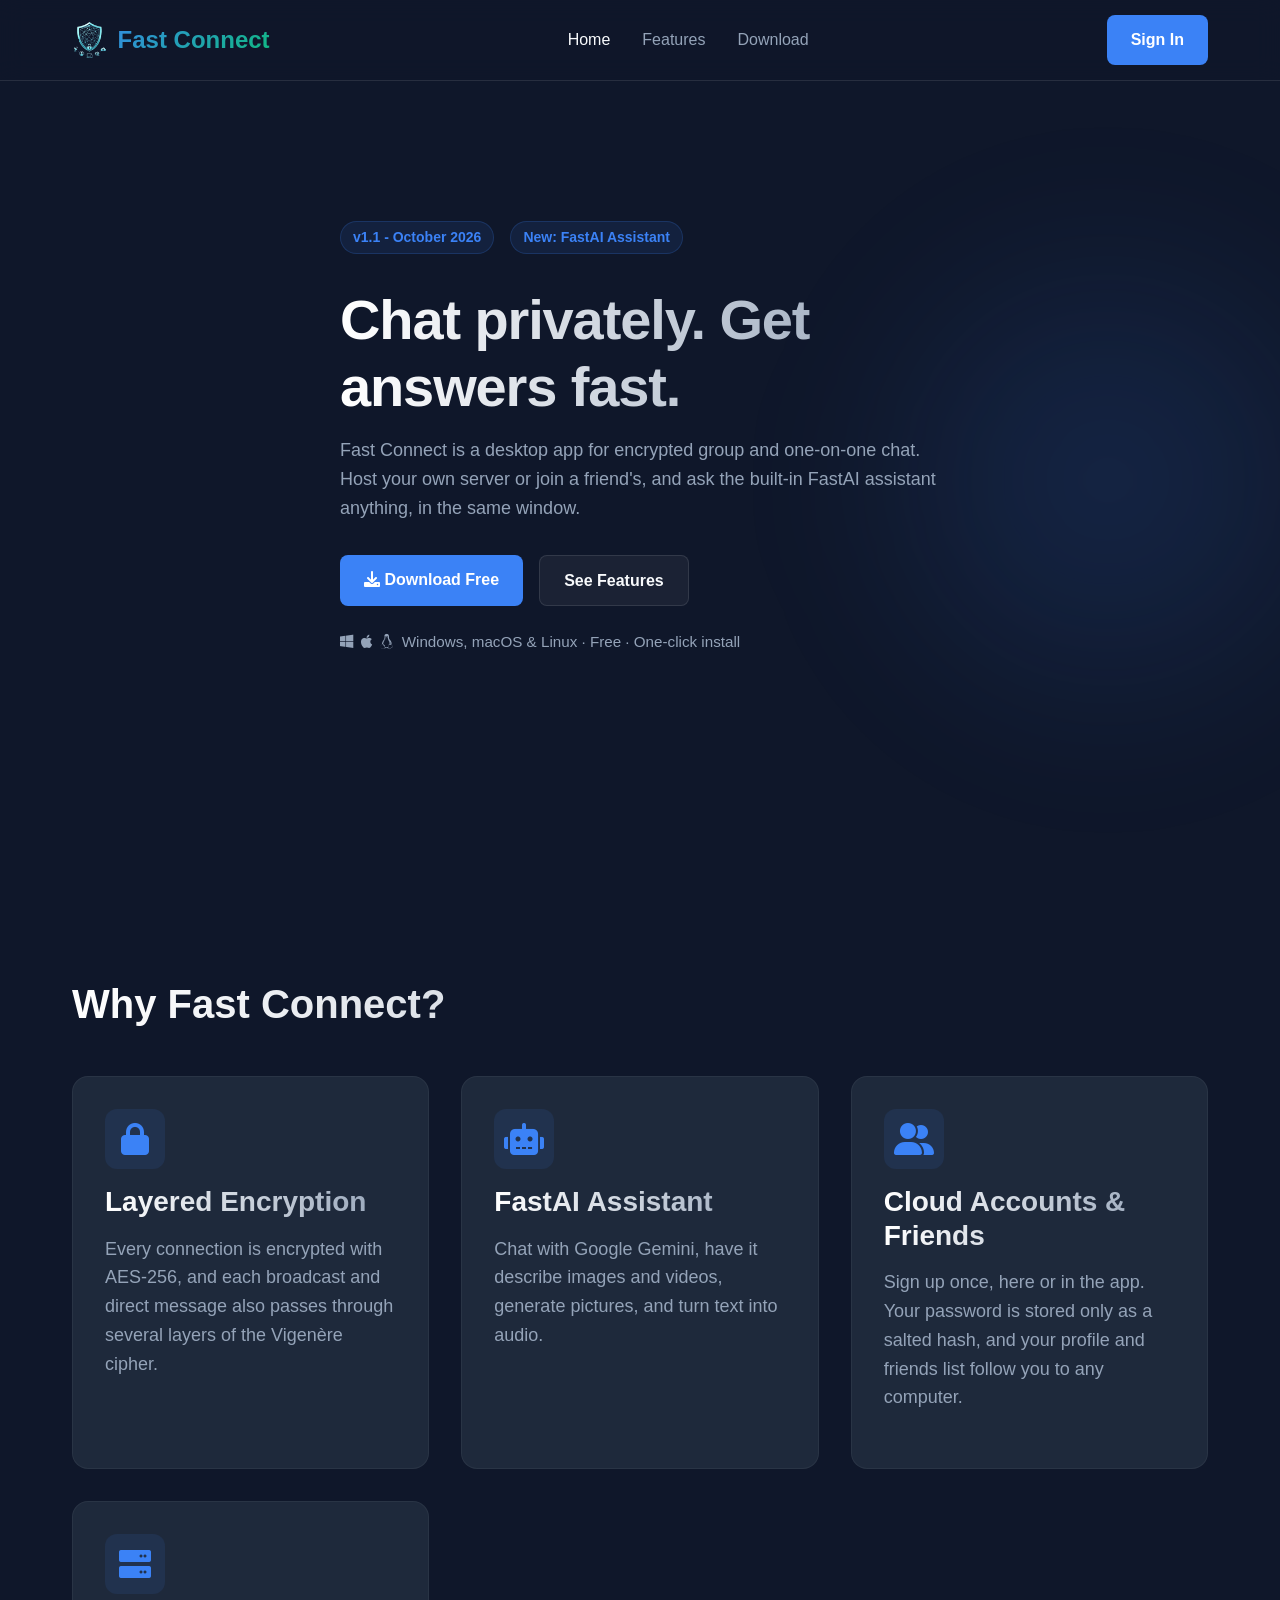
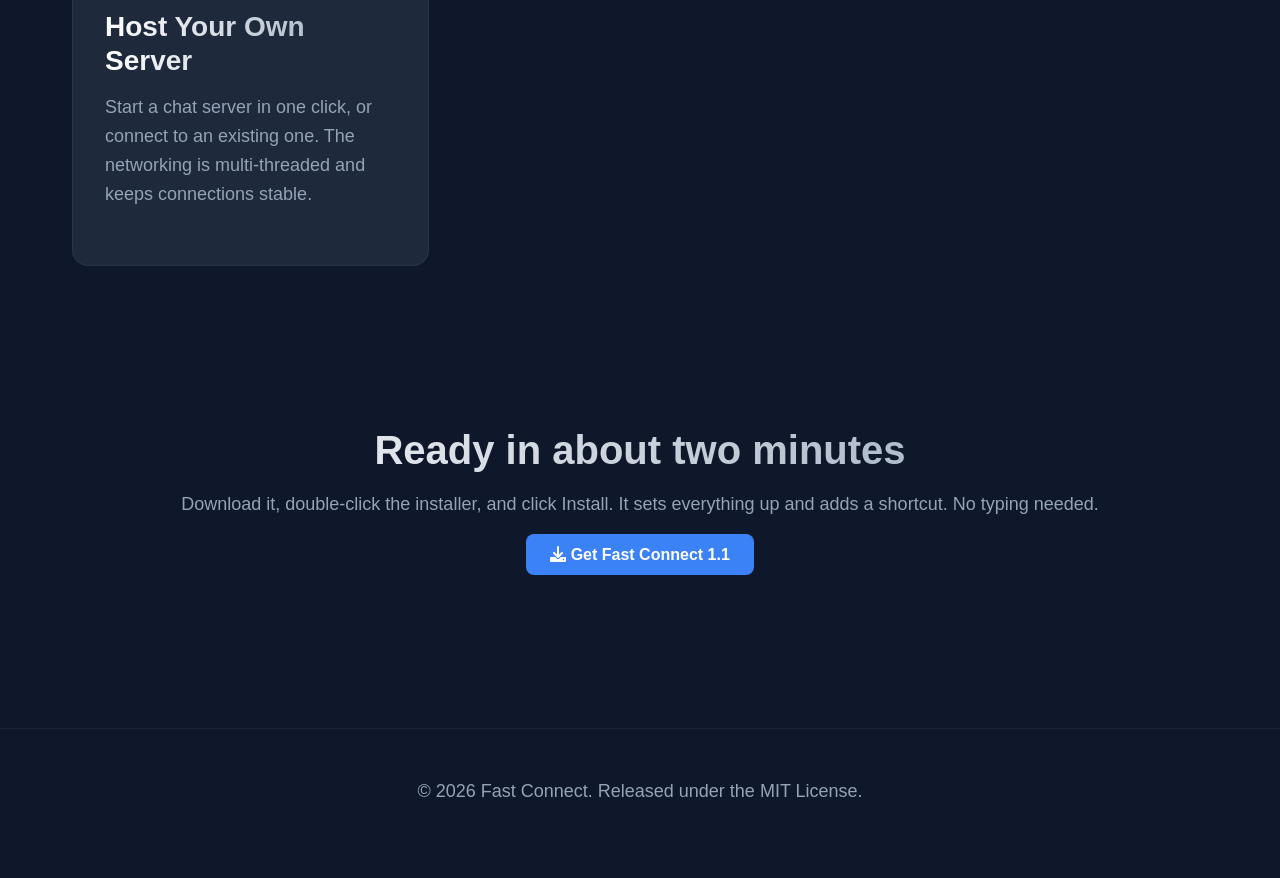
<file: index.html>
<!DOCTYPE html>
<html lang="en">

<head>
    <meta charset="UTF-8">
    <meta name="viewport" content="width=device-width, initial-scale=1.0">
    <meta http-equiv="Content-Security-Policy" content="default-src 'self'; script-src 'self'; style-src 'self' 'unsafe-inline' https://fonts.googleapis.com https://cdnjs.cloudflare.com; font-src https://fonts.gstatic.com https://cdnjs.cloudflare.com; img-src 'self' data:; connect-src 'self' https://script.google.com https://script.googleusercontent.com; object-src 'none'; base-uri 'self'; form-action 'self'">
    <meta name="referrer" content="no-referrer">
    <title>Fast Connect - Encrypted Chat with an AI Assistant</title>
    <link rel="icon" type="image/png" href="favicon.png">
    <link rel="apple-touch-icon" href="apple-touch-icon.png">
    <meta name="description" content="Fast Connect is a free desktop app for encrypted group and private chat, with the built-in FastAI assistant.">
    <link rel="stylesheet" href="style.css">
    <link href="https://fonts.googleapis.com/css2?family=Inter:wght@400;500;600;700;800&display=swap" rel="stylesheet">
    <link rel="stylesheet" href="https://cdnjs.cloudflare.com/ajax/libs/font-awesome/6.0.0/css/all.min.css"
        integrity="sha512-9usAa10IRO0HhonpyAIVpjrylPvoDwiPUiKdWk5t3PyolY1cOd4DSE0Ga+ri4AuTroPR5aQvXU9xC6qOPnzFeg=="
        crossorigin="anonymous" referrerpolicy="no-referrer">
</head>

<body>
    <header>
        <div class="container">
            <nav>
                <a href="index.html" class="logo"><img src="favicon.png" alt="">Fast Connect</a>
                <div class="nav-links">
                    <a href="index.html" class="active">Home</a>
                    <a href="features.html">Features</a>
                    <a href="download.html">Download</a>
                </div>
                <a href="login.html" class="cta-button" id="navAuthButton">Sign In</a>
            </nav>
        </div>
    </header>

    <main>
        <section class="hero">
            <div class="container">
                <div class="hero-content">
                    <div class="hero-badges">
                        <span class="badge">v1.1 - October 2026</span>
                        <span class="badge">New: FastAI Assistant</span>
                    </div>
                    <h1>Chat privately. Get answers fast.</h1>
                    <p>Fast Connect is a desktop app for encrypted group and one-on-one chat. Host your own server
                        or join a friend's, and ask the built-in FastAI assistant anything, in the same window.</p>
                    <div class="hero-buttons">
                        <a href="download.html" class="cta-button"><i class="fas fa-download"></i> Download Free</a>
                        <a href="features.html" class="secondary-button">See Features</a>
                    </div>
                    <p class="hero-note"><i class="fab fa-windows"></i> <i class="fab fa-apple"></i>
                        <i class="fab fa-linux"></i> Windows, macOS &amp; Linux &middot; Free &middot; One-click install</p>
                </div>
            </div>
        </section>

        <section class="features">
            <div class="container">
                <h2>Why Fast Connect?</h2>
                <div class="features-grid">
                    <div class="feature-card">
                        <div class="feature-icon"><i class="fas fa-lock"></i></div>
                        <h3>Layered Encryption</h3>
                        <p>Every connection is encrypted with AES-256, and each broadcast and direct message also
                            passes through several layers of the Vigenère cipher.</p>
                    </div>
                    <div class="feature-card">
                        <div class="feature-icon"><i class="fas fa-robot"></i></div>
                        <h3>FastAI Assistant</h3>
                        <p>Chat with Google Gemini, have it describe images and videos, generate pictures, and
                            turn text into audio.</p>
                    </div>
                    <div class="feature-card">
                        <div class="feature-icon"><i class="fas fa-user-group"></i></div>
                        <h3>Cloud Accounts &amp; Friends</h3>
                        <p>Sign up once, here or in the app. Your password is stored only as a salted hash, and
                            your profile and friends list follow you to any computer.</p>
                    </div>
                    <div class="feature-card">
                        <div class="feature-icon"><i class="fas fa-server"></i></div>
                        <h3>Host Your Own Server</h3>
                        <p>Start a chat server in one click, or connect to an existing one. The networking is
                            multi-threaded and keeps connections stable.</p>
                    </div>
                </div>
            </div>
        </section>

        <section>
            <div class="container cta-strip">
                <h2>Ready in about two minutes</h2>
                <p>Download it, double-click the installer, and click Install. It sets everything up and adds a
                    shortcut. No typing needed.</p>
                <a href="download.html" class="cta-button"><i class="fas fa-download"></i> Get Fast Connect 1.1</a>
            </div>
        </section>
    </main>

    <footer>
        <div class="container">
            <p>&copy; 2026 Fast Connect. Released under the MIT License.</p>
        </div>
    </footer>

    <script src="config.js"></script>
    <script src="auth.js"></script>
    <script src="nav.js"></script>
    <script src="script.js"></script>
</body>

</html>
</file>
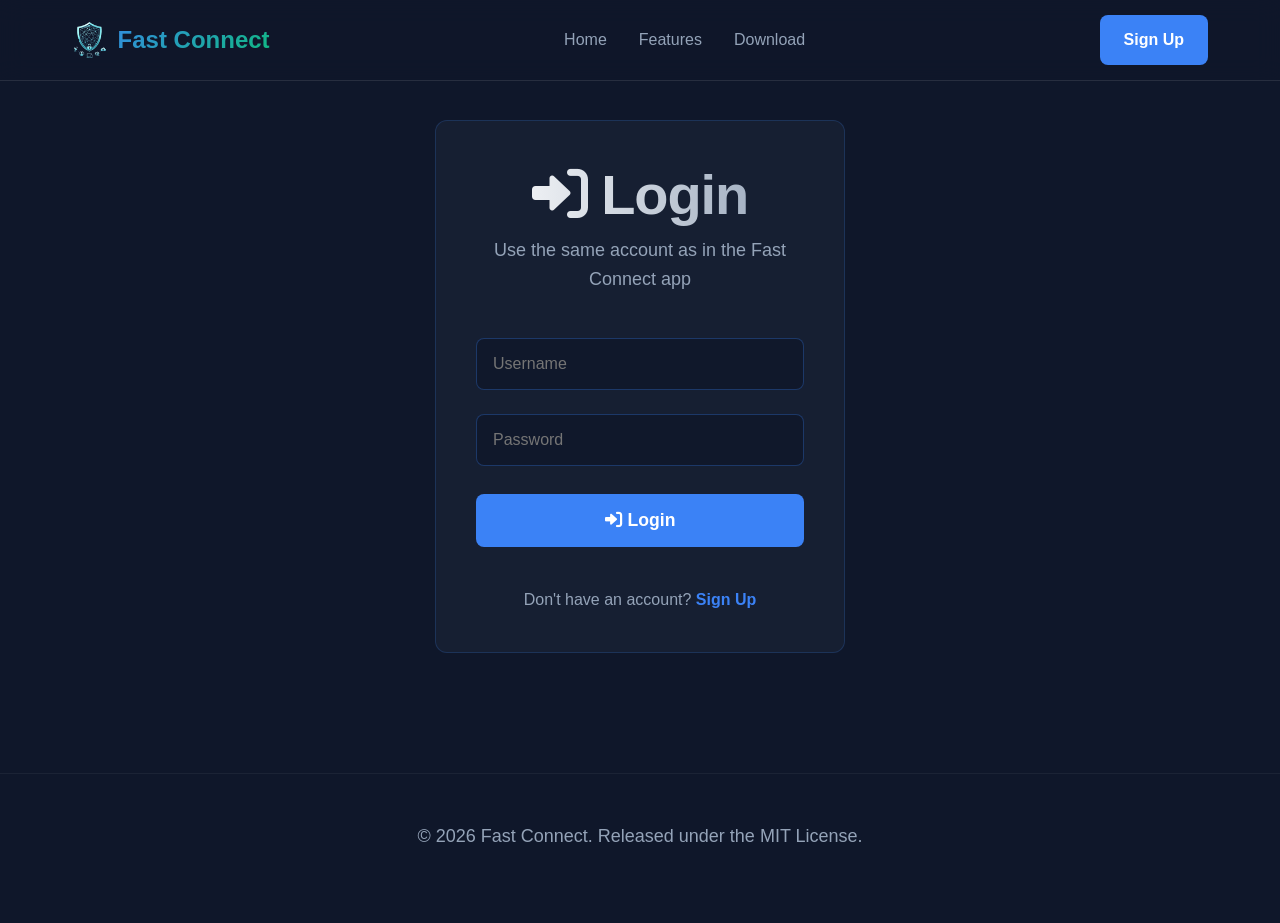
<file: account.html>
<!DOCTYPE html>
<html lang="en">

<head>
    <meta charset="UTF-8">
    <meta name="viewport" content="width=device-width, initial-scale=1.0">
    <meta http-equiv="Content-Security-Policy" content="default-src 'self'; script-src 'self'; style-src 'self' 'unsafe-inline' https://fonts.googleapis.com https://cdnjs.cloudflare.com; font-src https://fonts.gstatic.com https://cdnjs.cloudflare.com; img-src 'self' data:; connect-src 'self' https://script.google.com https://script.googleusercontent.com; object-src 'none'; base-uri 'self'; form-action 'self'">
    <meta name="referrer" content="no-referrer">
    <title>My Account - Fast Connect</title>
    <link rel="icon" type="image/png" href="favicon.png">
    <link rel="apple-touch-icon" href="apple-touch-icon.png">
    <link rel="stylesheet" href="style.css">
    <link href="https://fonts.googleapis.com/css2?family=Inter:wght@400;500;600;700;800&display=swap" rel="stylesheet">
    <link rel="stylesheet" href="https://cdnjs.cloudflare.com/ajax/libs/font-awesome/6.0.0/css/all.min.css"
        integrity="sha512-9usAa10IRO0HhonpyAIVpjrylPvoDwiPUiKdWk5t3PyolY1cOd4DSE0Ga+ri4AuTroPR5aQvXU9xC6qOPnzFeg=="
        crossorigin="anonymous" referrerpolicy="no-referrer">
    <style>
        .account-container {
            max-width: 900px;
            margin: 0 auto;
            padding: 120px 20px 40px;
        }

        .account-header {
            text-align: center;
            margin-bottom: 3rem;
        }

        .account-card {
            background: rgba(30, 41, 59, 0.5);
            border: 1px solid rgba(59, 130, 246, 0.2);
            border-radius: 12px;
            padding: 2rem;
            margin-bottom: 2rem;
        }

        .account-card h2 {
            color: #3b82f6;
            margin-top: 0;
            display: flex;
            align-items: center;
            gap: 0.5rem;
        }

        .info-grid {
            display: grid;
            grid-template-columns: repeat(auto-fit, minmax(250px, 1fr));
            gap: 1.5rem;
            margin: 1.5rem 0;
        }

        .info-item {
            background: rgba(15, 23, 42, 0.5);
            padding: 1.5rem;
            border-radius: 8px;
            border: 1px solid rgba(59, 130, 246, 0.2);
        }

        .info-label {
            color: var(--text-secondary);
            font-size: 0.875rem;
            margin-bottom: 0.5rem;
        }

        .info-value {
            color: white;
            font-size: 1.25rem;
            font-weight: 600;
        }




        .account-button {
            padding: 0.75rem 1.5rem;
            margin: 0.5rem 0.5rem 0.5rem 0;
            background: #3b82f6;
            color: white;
            border: none;
            border-radius: 6px;
            cursor: pointer;
            font-weight: 600;
            transition: all 0.3s;
        }

        .account-button:hover {
            background: #2563eb;
            transform: translateY(-2px);
        }

        .logout-button {
            background: #ef4444;
        }

        .logout-button:hover {
            background: #dc2626;
        }

    </style>
</head>

<body>
    <header>
        <div class="container">
            <nav>
                <a href="index.html" class="logo"><img src="favicon.png" alt="">Fast Connect</a>
                <div class="nav-links">
                    <a href="index.html">Home</a>
                    <a href="features.html">Features</a>
                    <a href="download.html">Download</a>
                    <a href="account.html" class="active">Account</a>
                </div>
                <a href="login.html" class="cta-button" id="logoutNav">Logout</a>
            </nav>
        </div>
    </header>

    <main>
        <div class="account-container">
            <div class="account-header">
                <h1><i class="fas fa-user-circle"></i> My Account</h1>
                <p>Your Fast Connect account. Use it to log in to the app too.</p>
            </div>

            <!-- Account Info -->
            <div class="account-card">
                <h2><i class="fas fa-info-circle"></i> Account Information</h2>
                <div class="info-grid">
                    <div class="info-item">
                        <div class="info-label">Username</div>
                        <div class="info-value" id="displayUsername">-</div>
                    </div>
                    <div class="info-item">
                        <div class="info-label">Real Name</div>
                        <div class="info-value" id="displayRealName">-</div>
                    </div>
                    <div class="info-item">
                        <div class="info-label">User Number</div>
                        <div class="info-value" id="displayUserNumber">-</div>
                    </div>
                </div>
            </div>

            <!-- Actions -->
            <div class="account-card">
                <h2><i class="fas fa-cog"></i> Account Actions</h2>
                <button class="account-button" id="downloadButton">
                    <i class="fas fa-download"></i> Download Fast Connect
                </button>
                <button class="account-button logout-button" id="logoutButton">
                    <i class="fas fa-sign-out-alt"></i> Logout
                </button>
            </div>
        </div>
    </main>

    <footer>
        <div class="container">
            <p>&copy; 2026 Fast Connect. Released under the MIT License.</p>
        </div>
    </footer>

    <script src="config.js"></script>
    <script src="auth.js"></script>
    <script src="account.js"></script>
</body>

</html>
</file>
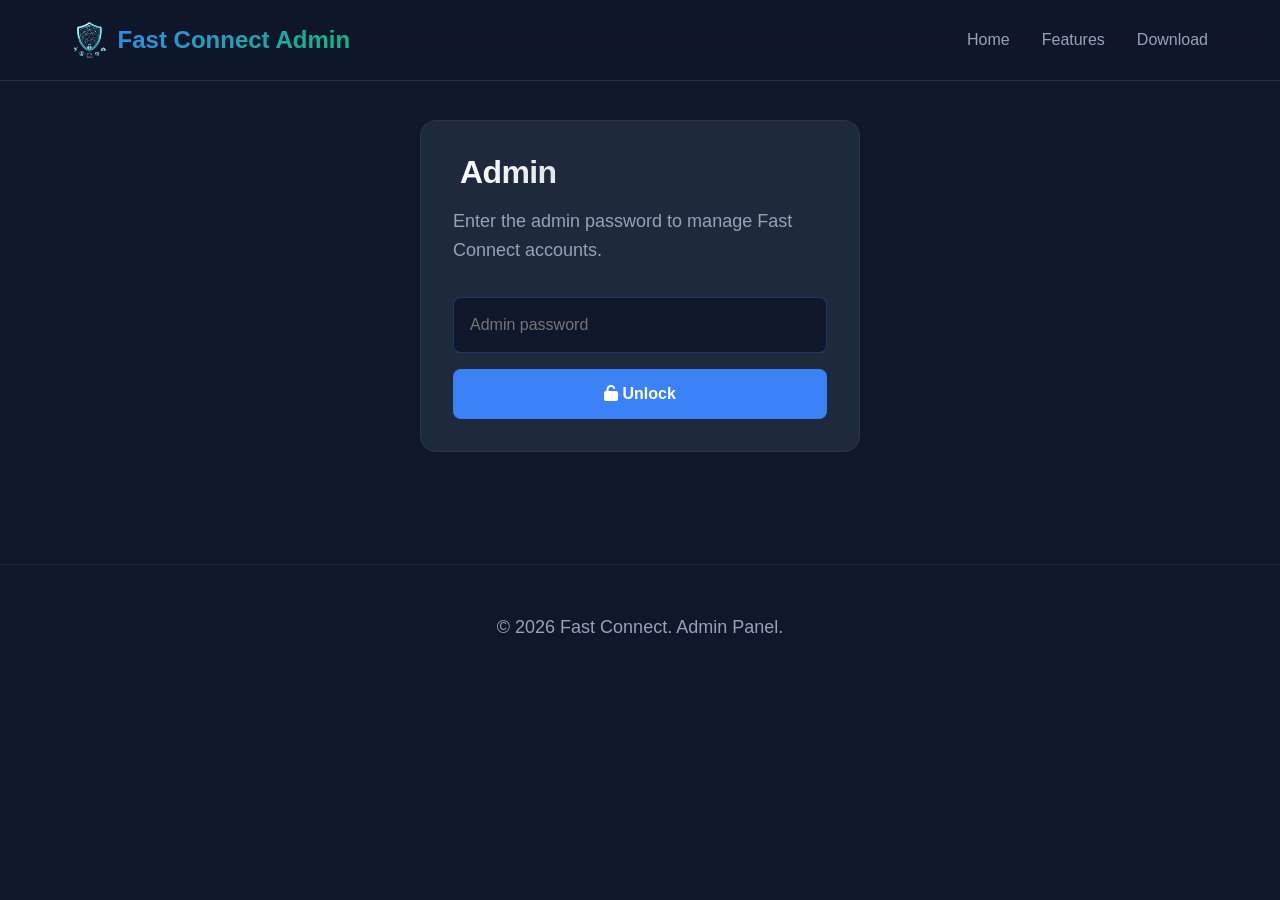
<file: admin.html>
<!DOCTYPE html>
<html lang="en">

<head>
    <meta charset="UTF-8">
    <meta name="viewport" content="width=device-width, initial-scale=1.0">
    <meta http-equiv="Content-Security-Policy" content="default-src 'self'; script-src 'self'; style-src 'self' 'unsafe-inline' https://fonts.googleapis.com https://cdnjs.cloudflare.com; font-src https://fonts.gstatic.com https://cdnjs.cloudflare.com; img-src 'self' data:; connect-src 'self' https://script.google.com https://script.googleusercontent.com; object-src 'none'; base-uri 'self'; form-action 'self'">
    <meta name="referrer" content="no-referrer">
    <meta name="robots" content="noindex">
    <title>Admin - Fast Connect</title>
    <link rel="icon" type="image/png" href="favicon.png">
    <link rel="apple-touch-icon" href="apple-touch-icon.png">
    <link rel="stylesheet" href="style.css">
    <link href="https://fonts.googleapis.com/css2?family=Inter:wght@400;500;600;700;800&display=swap" rel="stylesheet">
    <link rel="stylesheet" href="https://cdnjs.cloudflare.com/ajax/libs/font-awesome/6.0.0/css/all.min.css"
        integrity="sha512-9usAa10IRO0HhonpyAIVpjrylPvoDwiPUiKdWk5t3PyolY1cOd4DSE0Ga+ri4AuTroPR5aQvXU9xC6qOPnzFeg=="
        crossorigin="anonymous" referrerpolicy="no-referrer">
    <style>
        .admin-container {
            max-width: 900px;
            margin: 0 auto;
            padding: 120px 1rem 2rem;
        }

        .admin-card {
            background: var(--surface-color);
            border: 1px solid rgba(255, 255, 255, 0.05);
            border-radius: 16px;
            padding: 2rem;
            margin-bottom: 2rem;
        }

        .admin-input {
            width: 100%;
            padding: 0.9rem 1rem;
            margin: 0.5rem 0 1rem;
            background: var(--bg-color);
            border: 1px solid rgba(59, 130, 246, 0.3);
            border-radius: 8px;
            color: var(--text-primary);
            font: inherit;
        }

        .admin-input:focus {
            outline: none;
            border-color: var(--primary-color);
        }

        .admin-button {
            font: inherit;
            font-weight: 600;
            cursor: pointer;
            border: none;
            border-radius: 8px;
            padding: 0.75rem 1.5rem;
            background: var(--primary-color);
            color: white;
            transition: var(--transition);
        }

        .admin-button:hover {
            background: var(--primary-hover);
        }

        .admin-button:disabled {
            opacity: 0.6;
            cursor: wait;
        }

        .admin-button.danger {
            background: rgba(239, 68, 68, 0.12);
            color: #f87171;
            border: 1px solid rgba(239, 68, 68, 0.3);
            padding: 0.4rem 0.9rem;
        }

        .admin-button.danger:hover {
            background: #ef4444;
            color: white;
        }

        .admin-button.ghost {
            background: rgba(255, 255, 255, 0.05);
            border: 1px solid rgba(255, 255, 255, 0.1);
        }

        .admin-message {
            display: none;
            padding: 0.9rem 1rem;
            border-radius: 8px;
            margin-bottom: 1rem;
        }

        .admin-message.error {
            display: block;
            background: rgba(239, 68, 68, 0.1);
            border: 1px solid rgba(239, 68, 68, 0.3);
            color: #f87171;
        }

        .admin-message.success {
            display: block;
            background: rgba(16, 185, 129, 0.1);
            border: 1px solid rgba(16, 185, 129, 0.3);
            color: #10b981;
        }

        .admin-toolbar {
            display: flex;
            flex-wrap: wrap;
            gap: 1rem;
            align-items: center;
            justify-content: space-between;
            margin-bottom: 1rem;
        }

        .admin-toolbar h2 {
            margin: 0;
            font-size: 1.5rem;
        }

        .admin-toolbar .admin-input {
            margin: 0;
            max-width: 260px;
        }

        .table-wrap {
            overflow-x: auto;
        }

        table {
            width: 100%;
            border-collapse: collapse;
        }

        th, td {
            text-align: left;
            padding: 0.75rem;
            border-bottom: 1px solid rgba(255, 255, 255, 0.06);
            white-space: nowrap;
        }

        th {
            color: var(--text-secondary);
            font-size: 0.85rem;
            font-weight: 600;
            text-transform: uppercase;
            letter-spacing: 0.04em;
        }

        td:last-child, th:last-child {
            text-align: right;
        }

        .empty-row {
            text-align: center !important;
            color: var(--text-secondary);
            padding: 2rem;
        }
    </style>
</head>

<body>
    <header>
        <div class="container">
            <nav>
                <a href="index.html" class="logo"><img src="favicon.png" alt="">Fast Connect Admin</a>
                <div class="nav-links">
                    <a href="index.html">Home</a>
                    <a href="features.html">Features</a>
                    <a href="download.html">Download</a>
                </div>
                <button class="admin-button ghost" id="lockButton" hidden>
                    <i class="fas fa-lock"></i> Lock
                </button>
            </nav>
        </div>
    </header>

    <main class="admin-container">
        <!-- Password gate -->
        <section class="admin-card" id="gate" style="max-width: 440px; margin: 0 auto;">
            <h1 style="font-size: 2rem;"><i class="fas fa-shield-halved"></i> Admin</h1>
            <p>Enter the admin password to manage Fast Connect accounts.</p>
            <div id="gateMessage" class="admin-message"></div>
            <form id="gateForm">
                <input type="password" id="adminPassword" class="admin-input" placeholder="Admin password"
                    autocomplete="current-password" required>
                <button type="submit" class="admin-button" id="unlockButton" style="width: 100%;">
                    <i class="fas fa-unlock"></i> Unlock
                </button>
            </form>
        </section>

        <!-- Accounts -->
        <section class="admin-card" id="panel" hidden>
            <div class="admin-toolbar">
                <h2><i class="fas fa-users"></i> Accounts <span id="accountCount" style="color: var(--text-secondary);"></span></h2>
                <input type="search" id="search" class="admin-input" placeholder="Search accounts...">
                <button class="admin-button ghost" id="refreshButton"><i class="fas fa-rotate"></i> Refresh</button>
            </div>
            <div id="panelMessage" class="admin-message"></div>
            <div class="table-wrap">
                <table>
                    <thead>
                        <tr>
                            <th>#</th>
                            <th>Username</th>
                            <th>Real name</th>
                            <th></th>
                        </tr>
                    </thead>
                    <tbody id="accountsBody"></tbody>
                </table>
            </div>
        </section>
    </main>

    <footer>
        <div class="container">
            <p>&copy; 2026 Fast Connect. Admin Panel.</p>
        </div>
    </footer>

    <script src="config.js"></script>
    <script src="auth.js"></script>
    <script src="admin.js"></script>
</body>

</html>
</file>
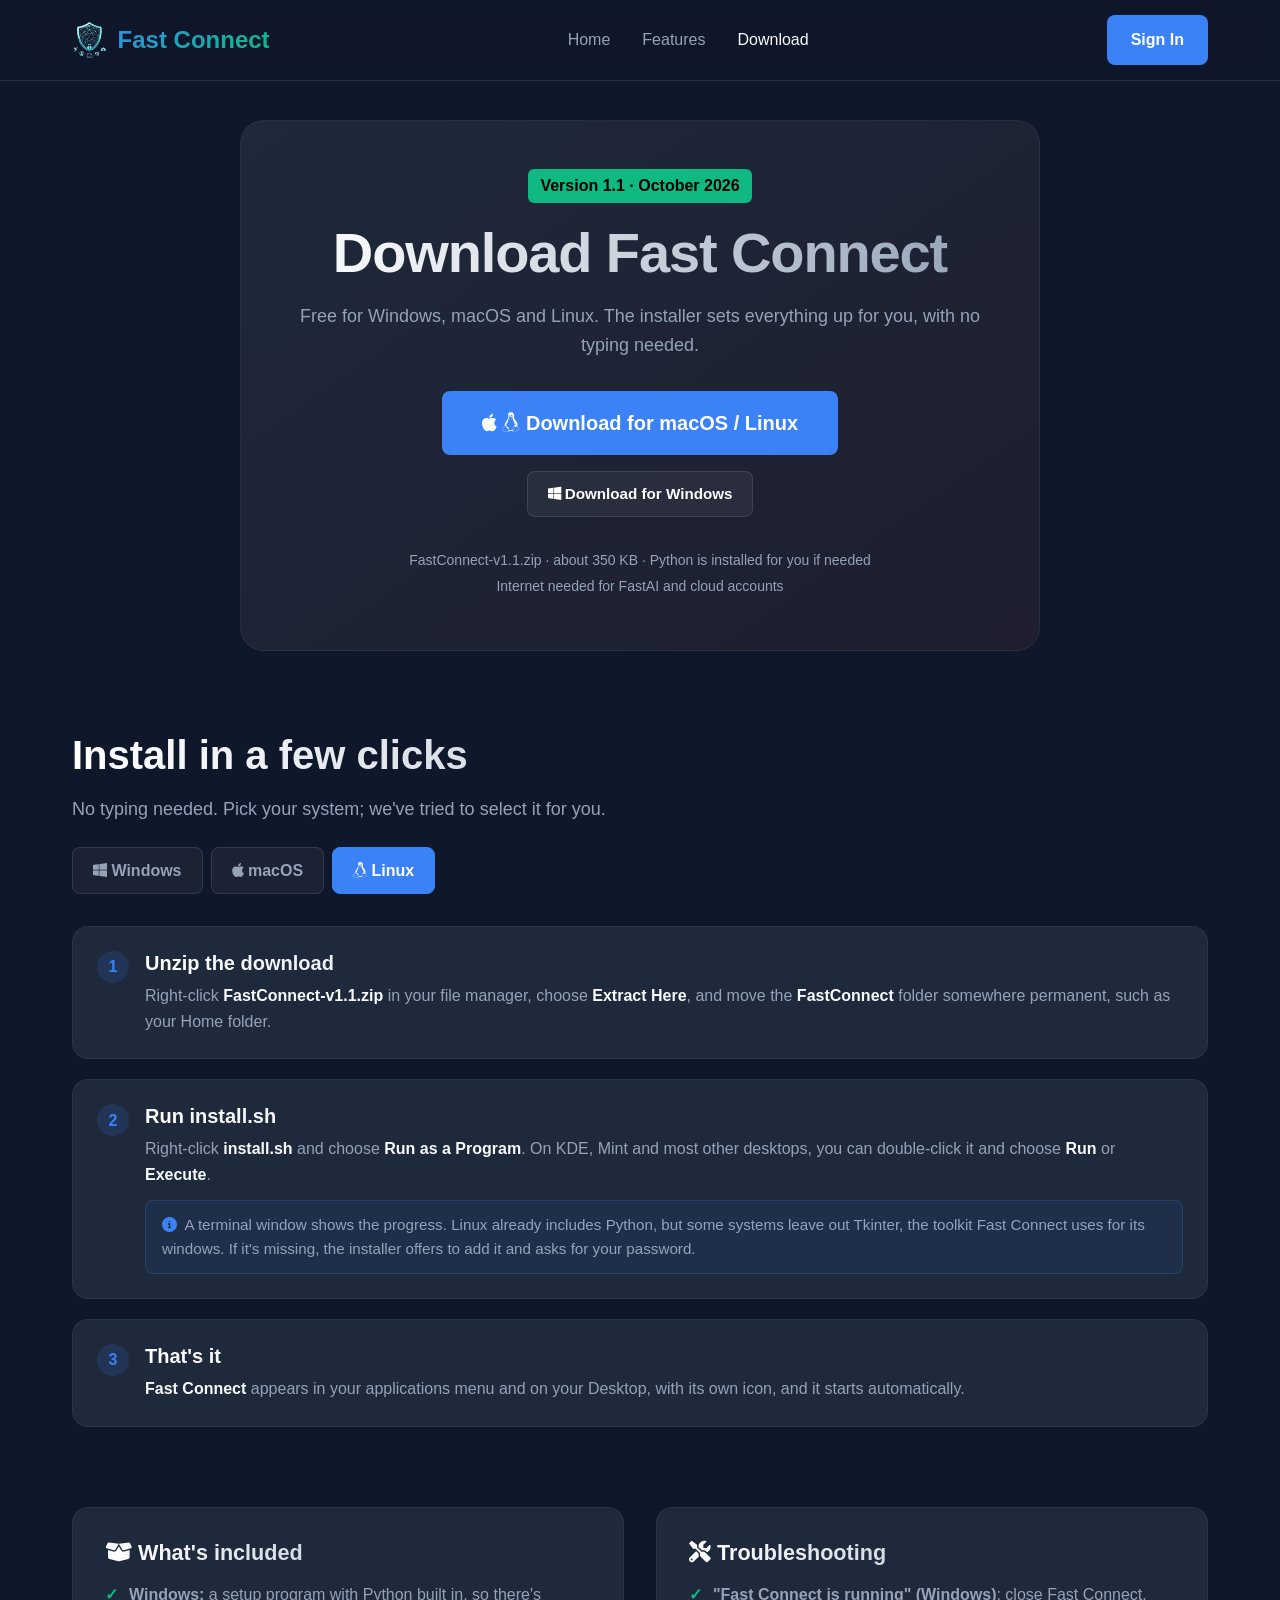
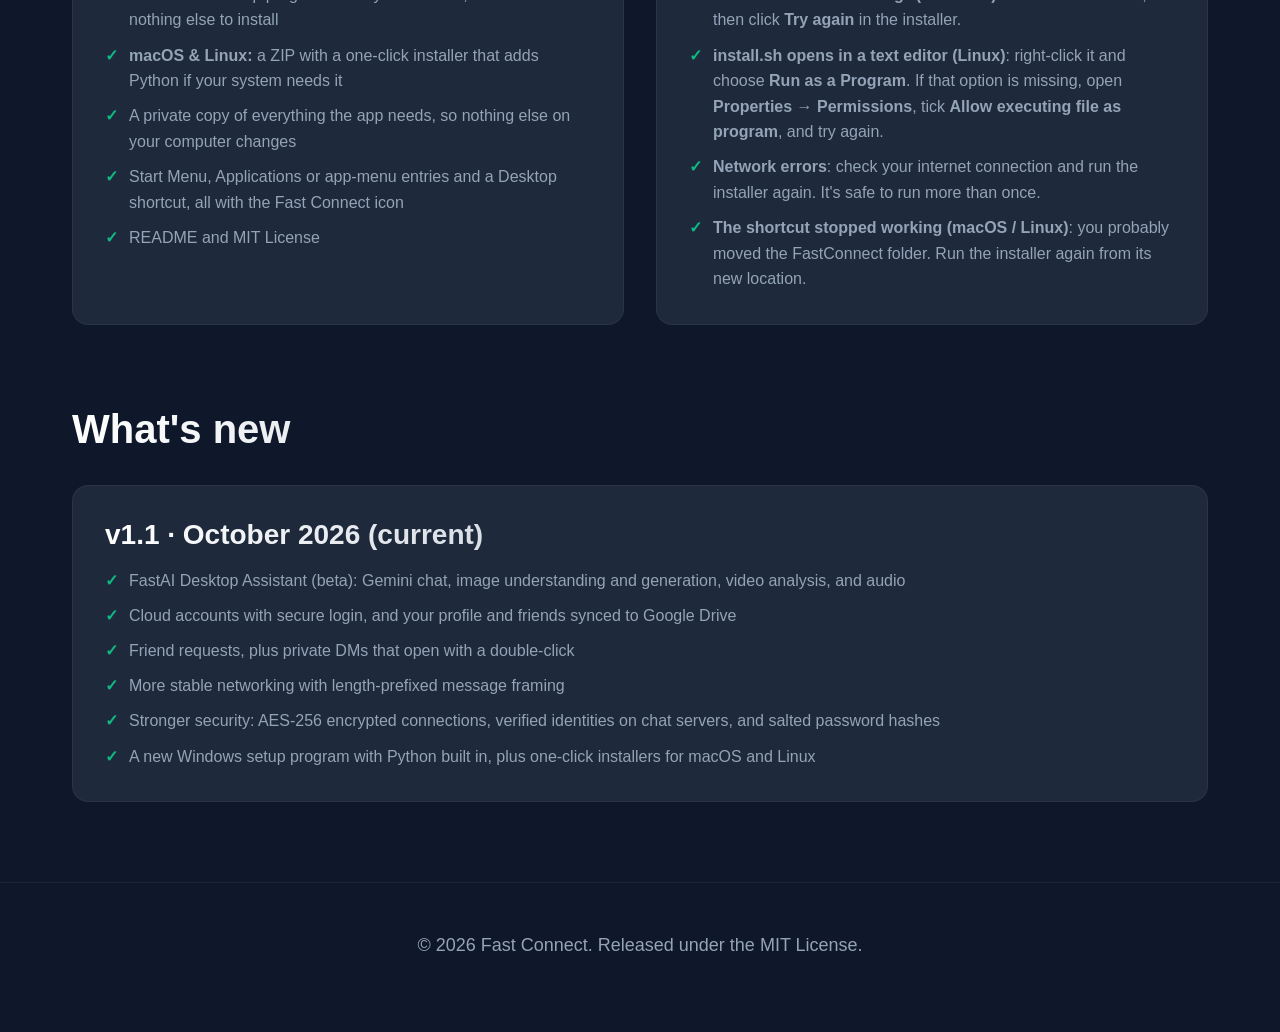
<file: download.html>
<!DOCTYPE html>
<html lang="en">

<head>
    <meta charset="UTF-8">
    <meta name="viewport" content="width=device-width, initial-scale=1.0">
    <meta http-equiv="Content-Security-Policy" content="default-src 'self'; script-src 'self'; style-src 'self' 'unsafe-inline' https://fonts.googleapis.com https://cdnjs.cloudflare.com; font-src https://fonts.gstatic.com https://cdnjs.cloudflare.com; img-src 'self' data:; connect-src 'self' https://script.google.com https://script.googleusercontent.com; object-src 'none'; base-uri 'self'; form-action 'self'">
    <meta name="referrer" content="no-referrer">
    <title>Download - Fast Connect</title>
    <link rel="icon" type="image/png" href="favicon.png">
    <link rel="apple-touch-icon" href="apple-touch-icon.png">
    <link rel="stylesheet" href="style.css">
    <link href="https://fonts.googleapis.com/css2?family=Inter:wght@400;500;600;700;800&display=swap" rel="stylesheet">
    <link rel="stylesheet" href="https://cdnjs.cloudflare.com/ajax/libs/font-awesome/6.0.0/css/all.min.css"
        integrity="sha512-9usAa10IRO0HhonpyAIVpjrylPvoDwiPUiKdWk5t3PyolY1cOd4DSE0Ga+ri4AuTroPR5aQvXU9xC6qOPnzFeg=="
        crossorigin="anonymous" referrerpolicy="no-referrer">
</head>

<body>
    <header>
        <div class="container">
            <nav>
                <a href="index.html" class="logo"><img src="favicon.png" alt="">Fast Connect</a>
                <div class="nav-links">
                    <a href="index.html">Home</a>
                    <a href="features.html">Features</a>
                    <a href="download.html" class="active">Download</a>
                </div>
                <a href="login.html" class="cta-button" id="navAuthButton">Sign In</a>
            </nav>
        </div>
    </header>

    <main>
        <section class="container" style="padding-top: 120px;">
            <div class="download-card">
                <span class="version-tag">Version 1.1 &middot; October 2026</span>
                <h1>Download Fast Connect</h1>
                <p>Free for Windows, macOS and Linux. The installer sets everything up for you, with no typing
                    needed.</p>

                <div class="download-buttons">
                    <a href="https://github.com/bdy612/fast-connect/releases/latest/download/FastConnect-Setup-v1.1.exe" class="cta-button download-btn" data-for="windows">
                        <i class="fab fa-windows"></i> Download for Windows
                    </a>
                    <a href="downloads/FastConnect-v1.1.zip" download class="cta-button download-btn" data-for="mac linux">
                        <i class="fab fa-apple"></i> <i class="fab fa-linux"></i> Download for macOS / Linux
                    </a>
                </div>

                <p class="download-meta" data-for="windows">FastConnect-Setup-v1.1.exe &middot; about 28 MB
                    &middot; Windows 10 or 11 &middot; Nothing else to install</p>
                <p class="download-meta" data-for="mac linux">FastConnect-v1.1.zip &middot; about 350 KB &middot;
                    Python is installed for you if needed</p>
                <p class="download-meta">Internet needed for FastAI and cloud accounts</p>
            </div>
        </section>

        <section class="container" id="install">
            <h2>Install in a few clicks</h2>
            <p>No typing needed. Pick your system; we've tried to select it for you.</p>

            <div class="os-tabs" role="tablist">
                <button class="os-tab" role="tab" data-os="windows"><i class="fab fa-windows"></i> Windows</button>
                <button class="os-tab" role="tab" data-os="mac"><i class="fab fa-apple"></i> macOS</button>
                <button class="os-tab" role="tab" data-os="linux"><i class="fab fa-linux"></i> Linux</button>
            </div>

            <div class="os-panel" data-os="windows" role="tabpanel">
                <ol class="steps">
                    <li>
                        <h3>Double-click <strong>FastConnect-Setup-v1.1.exe</strong></h3>
                        <p>You'll find it in your Downloads folder. Python and everything else the app needs is
                            built in.</p>
                        <p class="step-note"><i class="fas fa-shield-halved"></i> If Windows shows "Windows
                            protected your PC", click <strong>More info &rarr; Run anyway</strong>. This appears
                            because the installer is new and not yet code-signed.</p>
                    </li>
                    <li>
                        <h3>Click <strong>Install</strong></h3>
                        <p>Fast Connect installs for your account only, so no admin password is needed. Choose
                            whether you want a Desktop shortcut.</p>
                    </li>
                    <li>
                        <h3>That's it</h3>
                        <p>Fast Connect starts automatically. Find it later in the <strong>Start Menu</strong> or on
                            your Desktop. To remove it, go to <strong>Settings &rarr; Apps</strong>.</p>
                    </li>
                </ol>
            </div>

            <div class="os-panel" data-os="mac" role="tabpanel" hidden>
                <ol class="steps">
                    <li>
                        <h3>Unzip the download</h3>
                        <p>Double-click <strong>FastConnect-v1.1.zip</strong> in your Downloads folder, then drag the
                            <strong>FastConnect</strong> folder somewhere permanent, such as Documents.</p>
                    </li>
                    <li>
                        <h3>Double-click <strong>Install Fast Connect</strong></h3>
                        <p>A Terminal window opens and shows the progress. macOS doesn't come with Python, so the
                            first time, the installer downloads the official version from python.org and opens
                            Apple's installer. Click <strong>Continue</strong> and <strong>Install</strong> there, and
                            the rest carries on by itself.</p>
                        <p class="step-note"><i class="fas fa-shield-halved"></i> If macOS says it can't verify
                            the developer, click <strong>Done</strong>. Then open <strong>System Settings &rarr;
                            Privacy &amp; Security</strong>, scroll down and click <strong>Open Anyway</strong>. On
                            older macOS versions, right-click the file and choose <strong>Open</strong>.</p>
                    </li>
                    <li>
                        <h3>That's it</h3>
                        <p><strong>Fast Connect</strong> is added to your Applications folder and Desktop, with
                            its own icon, and it starts automatically.</p>
                    </li>
                </ol>
            </div>

            <div class="os-panel" data-os="linux" role="tabpanel" hidden>
                <ol class="steps">
                    <li>
                        <h3>Unzip the download</h3>
                        <p>Right-click <strong>FastConnect-v1.1.zip</strong> in your file manager, choose
                            <strong>Extract Here</strong>, and move the <strong>FastConnect</strong> folder somewhere
                            permanent, such as your Home folder.</p>
                    </li>
                    <li>
                        <h3>Run <strong>install.sh</strong></h3>
                        <p>Right-click <strong>install.sh</strong> and choose <strong>Run as a Program</strong>.
                            On KDE, Mint and most other desktops, you can double-click it and choose
                            <strong>Run</strong> or <strong>Execute</strong>.</p>
                        <p class="step-note"><i class="fas fa-circle-info"></i> A terminal window shows the
                            progress. Linux already includes Python, but some systems leave out Tkinter, the
                            toolkit Fast Connect uses for its windows. If it's missing, the installer offers to
                            add it and asks for your password.</p>
                    </li>
                    <li>
                        <h3>That's it</h3>
                        <p><strong>Fast Connect</strong> appears in your applications menu and on your Desktop,
                            with its own icon, and it starts automatically.</p>
                    </li>
                </ol>
            </div>
        </section>

        <section class="container">
            <div class="info-grid">
                <div class="feature-card">
                    <h3><i class="fas fa-box-open"></i> What's included</h3>
                    <ul class="check-list">
                        <li><strong>Windows:</strong> a setup program with Python built in, so there's nothing
                            else to install</li>
                        <li><strong>macOS &amp; Linux:</strong> a ZIP with a one-click installer that adds Python
                            if your system needs it</li>
                        <li>A private copy of everything the app needs, so nothing else on your computer
                            changes</li>
                        <li>Start Menu, Applications or app-menu entries and a Desktop shortcut, all with the
                            Fast Connect icon</li>
                        <li>README and MIT License</li>
                    </ul>
                </div>
                <div class="feature-card">
                    <h3><i class="fas fa-screwdriver-wrench"></i> Troubleshooting</h3>
                    <ul class="check-list">
                        <li><strong>"Fast Connect is running" (Windows)</strong>: close Fast Connect, then click
                            <strong>Try again</strong> in the installer.</li>
                        <li><strong>install.sh opens in a text editor (Linux)</strong>: right-click it and choose
                            <strong>Run as a Program</strong>. If that option is missing, open
                            <strong>Properties &rarr; Permissions</strong>, tick <strong>Allow executing file as
                            program</strong>, and try again.</li>
                        <li><strong>Network errors</strong>: check your internet connection and run the installer
                            again. It's safe to run more than once.</li>
                        <li><strong>The shortcut stopped working (macOS / Linux)</strong>: you probably moved
                            the FastConnect folder. Run the installer again from its new location.</li>
                    </ul>
                </div>
            </div>
        </section>

        <section class="container">
            <h2>What's new</h2>
            <div class="feature-card" style="margin-top: 2rem;">
                <h3>v1.1 &middot; October 2026 (current)</h3>
                <ul class="check-list">
                    <li>FastAI Desktop Assistant (beta): Gemini chat, image understanding and generation, video
                        analysis, and audio</li>
                    <li>Cloud accounts with secure login, and your profile and friends synced to Google Drive</li>
                    <li>Friend requests, plus private DMs that open with a double-click</li>
                    <li>More stable networking with length-prefixed message framing</li>
                    <li>Stronger security: AES-256 encrypted connections, verified identities on chat servers,
                        and salted password hashes</li>
                    <li>A new Windows setup program with Python built in, plus one-click installers for macOS and
                        Linux</li>
                </ul>
            </div>
        </section>
    </main>

    <footer>
        <div class="container">
            <p>&copy; 2026 Fast Connect. Released under the MIT License.</p>
        </div>
    </footer>

    <script src="config.js"></script>
    <script src="auth.js"></script>
    <script src="nav.js"></script>
    <script src="install.js"></script>
</body>

</html>
</file>
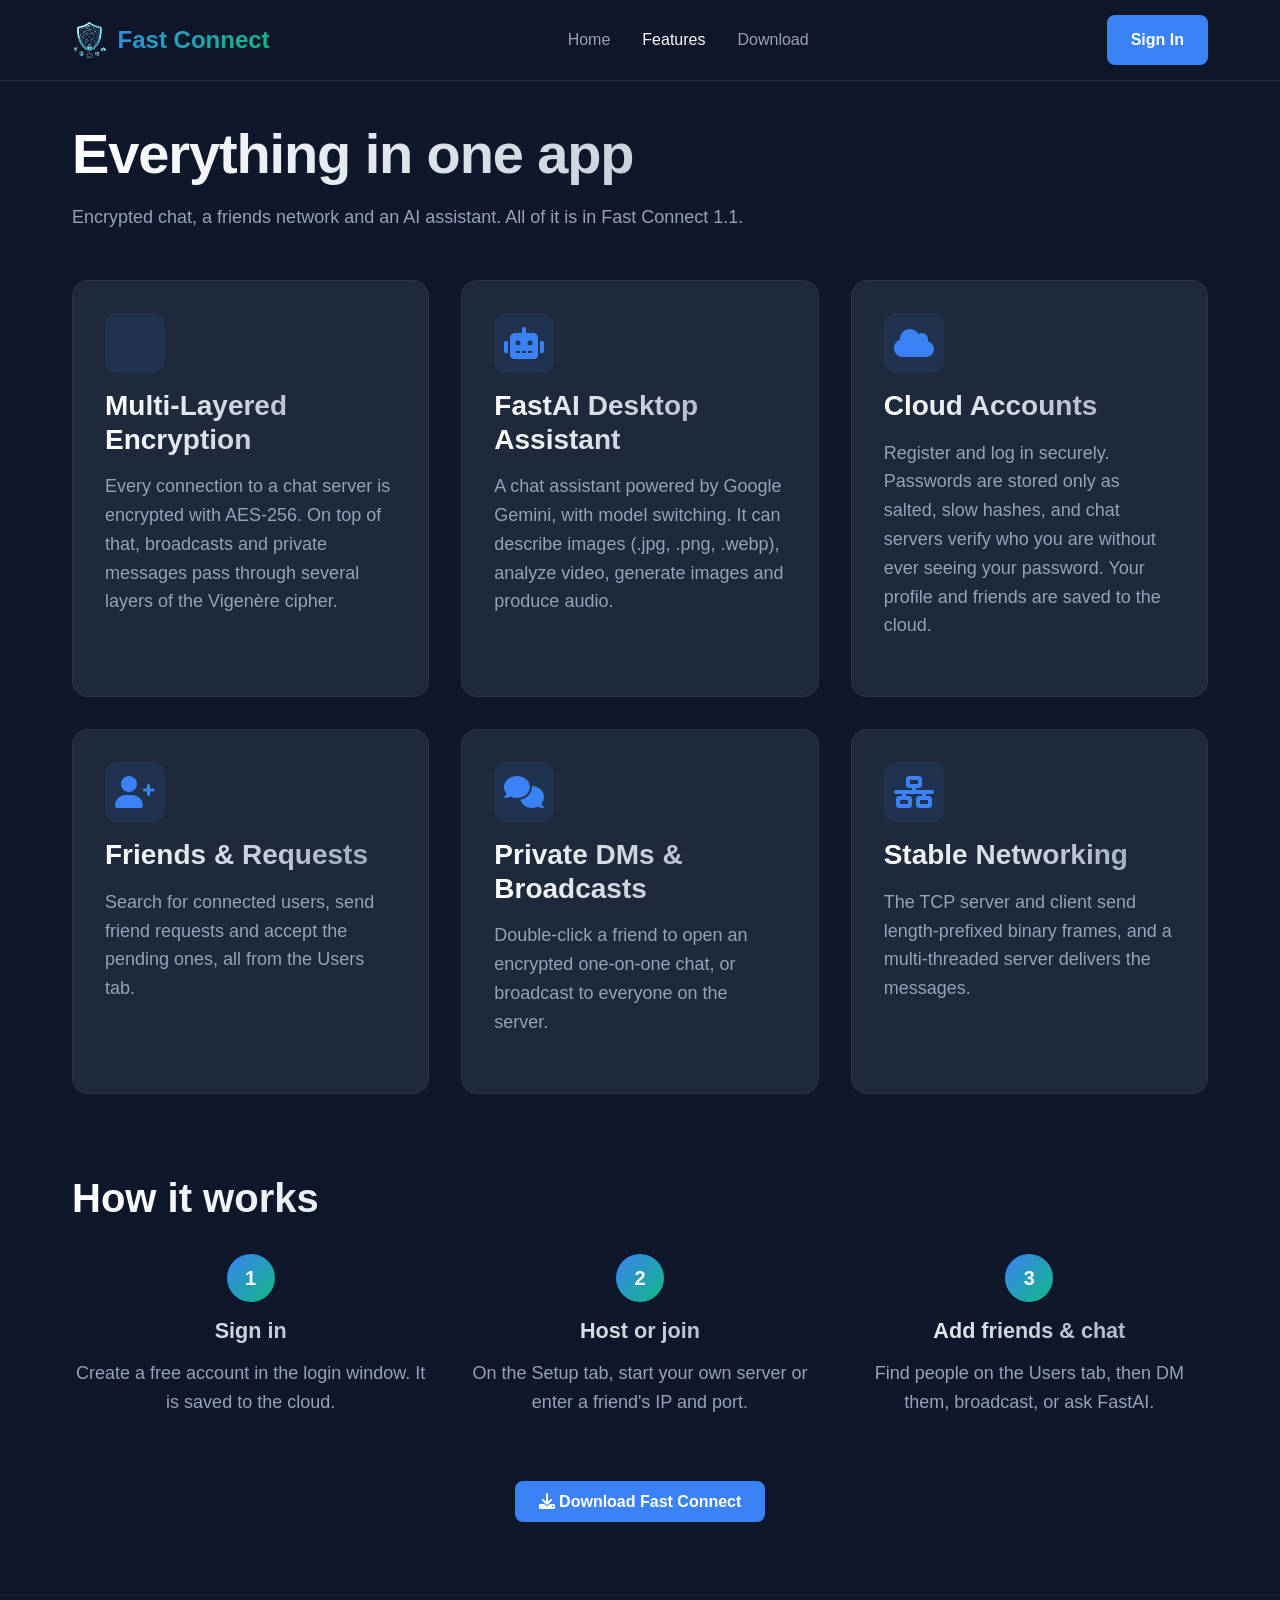
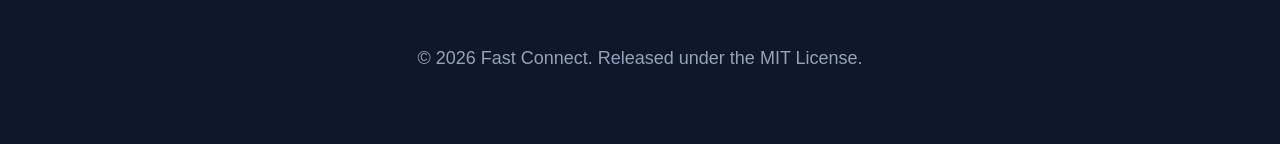
<file: features.html>
<!DOCTYPE html>
<html lang="en">

<head>
    <meta charset="UTF-8">
    <meta name="viewport" content="width=device-width, initial-scale=1.0">
    <meta http-equiv="Content-Security-Policy" content="default-src 'self'; script-src 'self'; style-src 'self' 'unsafe-inline' https://fonts.googleapis.com https://cdnjs.cloudflare.com; font-src https://fonts.gstatic.com https://cdnjs.cloudflare.com; img-src 'self' data:; connect-src 'self' https://script.google.com https://script.googleusercontent.com; object-src 'none'; base-uri 'self'; form-action 'self'">
    <meta name="referrer" content="no-referrer">
    <title>Features - Fast Connect</title>
    <link rel="icon" type="image/png" href="favicon.png">
    <link rel="apple-touch-icon" href="apple-touch-icon.png">
    <link rel="stylesheet" href="style.css">
    <link href="https://fonts.googleapis.com/css2?family=Inter:wght@400;500;600;700;800&display=swap" rel="stylesheet">
    <link rel="stylesheet" href="https://cdnjs.cloudflare.com/ajax/libs/font-awesome/6.0.0/css/all.min.css"
        integrity="sha512-9usAa10IRO0HhonpyAIVpjrylPvoDwiPUiKdWk5t3PyolY1cOd4DSE0Ga+ri4AuTroPR5aQvXU9xC6qOPnzFeg=="
        crossorigin="anonymous" referrerpolicy="no-referrer">
</head>

<body>
    <header>
        <div class="container">
            <nav>
                <a href="index.html" class="logo"><img src="favicon.png" alt="">Fast Connect</a>
                <div class="nav-links">
                    <a href="index.html">Home</a>
                    <a href="features.html" class="active">Features</a>
                    <a href="download.html">Download</a>
                </div>
                <a href="login.html" class="cta-button" id="navAuthButton">Sign In</a>
            </nav>
        </div>
    </header>

    <main>
        <section class="container" style="padding-top: 120px;">
            <h1>Everything in one app</h1>
            <p>Encrypted chat, a friends network and an AI assistant. All of it is in Fast Connect 1.1.</p>

            <div class="features-grid">
                <div class="feature-card">
                    <div class="feature-icon"><i class="fas fa-shield-halved"></i></div>
                    <h3>Multi-Layered Encryption</h3>
                    <p>Every connection to a chat server is encrypted with AES-256. On top of that, broadcasts
                        and private messages pass through several layers of the Vigenère cipher.</p>
                </div>
                <div class="feature-card">
                    <div class="feature-icon"><i class="fas fa-robot"></i></div>
                    <h3>FastAI Desktop Assistant</h3>
                    <p>A chat assistant powered by Google Gemini, with model switching. It can describe images
                        (.jpg, .png, .webp), analyze video, generate images and produce audio.</p>
                </div>
                <div class="feature-card">
                    <div class="feature-icon"><i class="fas fa-cloud"></i></div>
                    <h3>Cloud Accounts</h3>
                    <p>Register and log in securely. Passwords are stored only as salted, slow hashes, and chat
                        servers verify who you are without ever seeing your password. Your profile and friends
                        are saved to the cloud.</p>
                </div>
                <div class="feature-card">
                    <div class="feature-icon"><i class="fas fa-user-plus"></i></div>
                    <h3>Friends &amp; Requests</h3>
                    <p>Search for connected users, send friend requests and accept the pending ones, all from the
                        Users tab.</p>
                </div>
                <div class="feature-card">
                    <div class="feature-icon"><i class="fas fa-comments"></i></div>
                    <h3>Private DMs &amp; Broadcasts</h3>
                    <p>Double-click a friend to open an encrypted one-on-one chat, or broadcast to everyone on
                        the server.</p>
                </div>
                <div class="feature-card">
                    <div class="feature-icon"><i class="fas fa-network-wired"></i></div>
                    <h3>Stable Networking</h3>
                    <p>The TCP server and client send length-prefixed binary frames, and a multi-threaded server
                        delivers the messages.</p>
                </div>
            </div>
        </section>

        <section class="container">
            <h2>How it works</h2>
            <div class="how-grid">
                <div class="how-step">
                    <span class="how-num">1</span>
                    <h3>Sign in</h3>
                    <p>Create a free account in the login window. It is saved to the cloud.</p>
                </div>
                <div class="how-step">
                    <span class="how-num">2</span>
                    <h3>Host or join</h3>
                    <p>On the Setup tab, start your own server or enter a friend's IP and port.</p>
                </div>
                <div class="how-step">
                    <span class="how-num">3</span>
                    <h3>Add friends &amp; chat</h3>
                    <p>Find people on the Users tab, then DM them, broadcast, or ask FastAI.</p>
                </div>
            </div>
            <div style="text-align: center; margin-top: 3rem;">
                <a href="download.html" class="cta-button"><i class="fas fa-download"></i> Download Fast Connect</a>
            </div>
        </section>
    </main>

    <footer>
        <div class="container">
            <p>&copy; 2026 Fast Connect. Released under the MIT License.</p>
        </div>
    </footer>

    <script src="config.js"></script>
    <script src="auth.js"></script>
    <script src="nav.js"></script>
    <script src="script.js"></script>
</body>

</html>
</file>
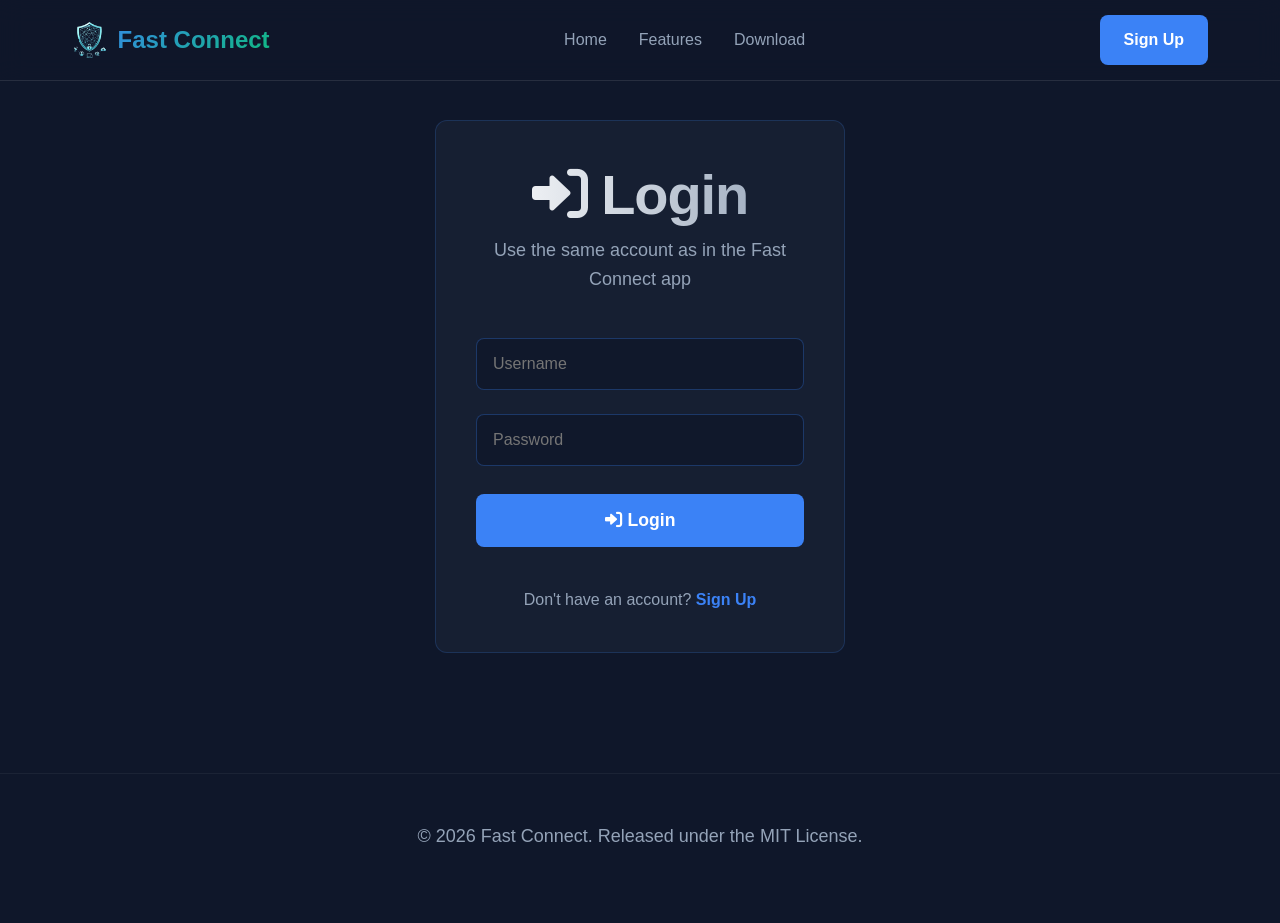
<file: login.html>
<!DOCTYPE html>
<html lang="en">

<head>
    <meta charset="UTF-8">
    <meta name="viewport" content="width=device-width, initial-scale=1.0">
    <meta http-equiv="Content-Security-Policy" content="default-src 'self'; script-src 'self'; style-src 'self' 'unsafe-inline' https://fonts.googleapis.com https://cdnjs.cloudflare.com; font-src https://fonts.gstatic.com https://cdnjs.cloudflare.com; img-src 'self' data:; connect-src 'self' https://script.google.com https://script.googleusercontent.com; object-src 'none'; base-uri 'self'; form-action 'self'">
    <meta name="referrer" content="no-referrer">
    <title>Login - Fast Connect</title>
    <link rel="icon" type="image/png" href="favicon.png">
    <link rel="apple-touch-icon" href="apple-touch-icon.png">
    <link rel="stylesheet" href="style.css">
    <link href="https://fonts.googleapis.com/css2?family=Inter:wght@400;500;600;700;800&display=swap" rel="stylesheet">
    <link rel="stylesheet" href="https://cdnjs.cloudflare.com/ajax/libs/font-awesome/6.0.0/css/all.min.css"
        integrity="sha512-9usAa10IRO0HhonpyAIVpjrylPvoDwiPUiKdWk5t3PyolY1cOd4DSE0Ga+ri4AuTroPR5aQvXU9xC6qOPnzFeg=="
        crossorigin="anonymous" referrerpolicy="no-referrer">
    <style>
        .auth-container {
            max-width: 450px;
            margin: 0 auto;
            padding: 120px 20px 40px;
        }

        .auth-card {
            background: rgba(30, 41, 59, 0.5);
            border: 1px solid rgba(59, 130, 246, 0.2);
            border-radius: 12px;
            padding: 2.5rem;
        }

        .auth-header {
            text-align: center;
            margin-bottom: 2rem;
        }

        .auth-header h1 {
            margin: 0 0 0.5rem 0;
            color: #3b82f6;
        }

        .auth-input {
            width: 100%;
            padding: 1rem;
            margin: 0.75rem 0;
            background: rgba(15, 23, 42, 0.8);
            border: 1px solid rgba(59, 130, 246, 0.3);
            border-radius: 8px;
            color: white;
            font-size: 1rem;
            box-sizing: border-box;
        }

        .auth-input:focus {
            outline: none;
            border-color: #3b82f6;
        }

        .auth-button {
            width: 100%;
            padding: 1rem;
            margin: 1rem 0;
            background: #3b82f6;
            color: white;
            border: none;
            border-radius: 8px;
            font-size: 1.1rem;
            font-weight: 600;
            cursor: pointer;
            transition: all 0.3s;
        }

        .auth-button:hover {
            background: #2563eb;
            transform: translateY(-2px);
        }

        .auth-link {
            text-align: center;
            margin-top: 1.5rem;
            color: var(--text-secondary);
        }

        .auth-link a {
            color: #3b82f6;
            text-decoration: none;
            font-weight: 600;
        }

        .auth-link a:hover {
            text-decoration: underline;
        }

        .error-message {
            background: rgba(239, 68, 68, 0.1);
            border: 1px solid rgba(239, 68, 68, 0.3);
            color: #ef4444;
            padding: 1rem;
            border-radius: 8px;
            margin-bottom: 1rem;
            display: none;
        }

        .success-message {
            background: rgba(16, 185, 129, 0.1);
            border: 1px solid rgba(16, 185, 129, 0.3);
            color: #10b981;
            padding: 1rem;
            border-radius: 8px;
            margin-bottom: 1rem;
            display: none;
        }
    </style>
</head>

<body>
    <header>
        <div class="container">
            <nav>
                <a href="index.html" class="logo"><img src="favicon.png" alt="">Fast Connect</a>
                <div class="nav-links">
                    <a href="index.html">Home</a>
                    <a href="features.html">Features</a>
                    <a href="download.html">Download</a>
                </div>
                <a href="signup.html" class="cta-button">Sign Up</a>
            </nav>
        </div>
    </header>

    <main>
        <div class="auth-container">
            <div class="auth-card">
                <div class="auth-header">
                    <h1><i class="fas fa-sign-in-alt"></i> Login</h1>
                    <p>Use the same account as in the Fast Connect app</p>
                </div>

                <div id="errorMessage" class="error-message"></div>
                <div id="successMessage" class="success-message"></div>

                <form id="loginForm">
                    <input type="text" id="username" class="auth-input" placeholder="Username" required>
                    <input type="password" id="password" class="auth-input" placeholder="Password" required>

                    <button type="submit" class="auth-button" id="submitButton">
                        <i class="fas fa-sign-in-alt"></i> Login
                    </button>
                </form>

                <div class="auth-link">
                    Don't have an account? <a href="signup.html">Sign Up</a>
                </div>
            </div>
        </div>
    </main>

    <footer>
        <div class="container">
            <p>&copy; 2026 Fast Connect. Released under the MIT License.</p>
        </div>
    </footer>

    <script src="config.js"></script>
    <script src="auth.js"></script>
    <script src="login.js"></script>
</body>

</html>
</file>
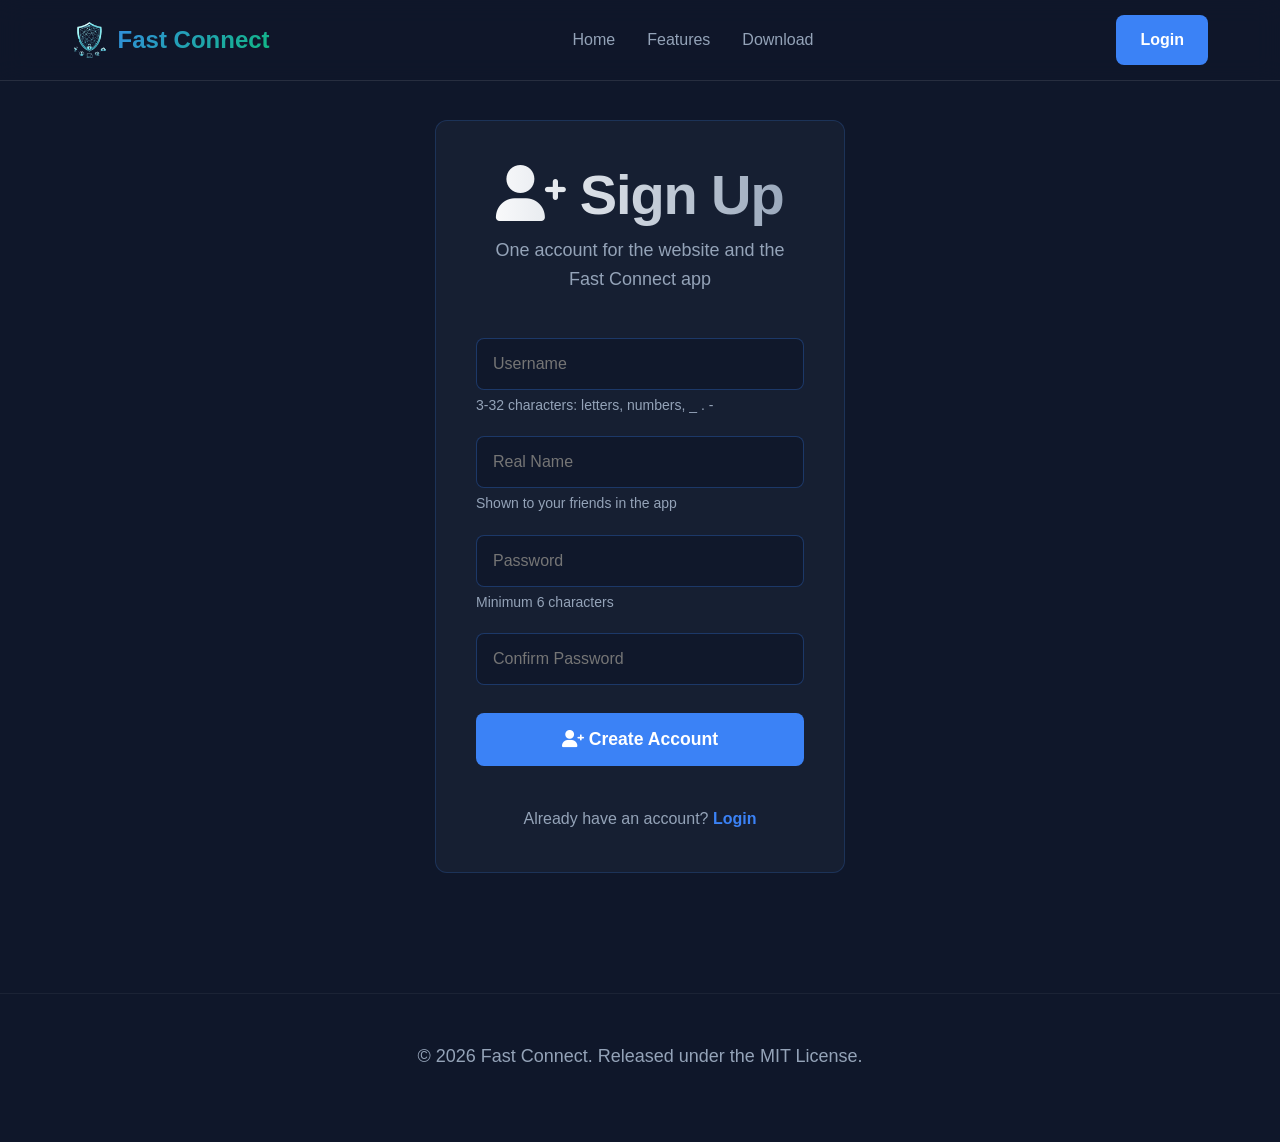
<file: signup.html>
<!DOCTYPE html>
<html lang="en">

<head>
    <meta charset="UTF-8">
    <meta name="viewport" content="width=device-width, initial-scale=1.0">
    <meta http-equiv="Content-Security-Policy" content="default-src 'self'; script-src 'self'; style-src 'self' 'unsafe-inline' https://fonts.googleapis.com https://cdnjs.cloudflare.com; font-src https://fonts.gstatic.com https://cdnjs.cloudflare.com; img-src 'self' data:; connect-src 'self' https://script.google.com https://script.googleusercontent.com; object-src 'none'; base-uri 'self'; form-action 'self'">
    <meta name="referrer" content="no-referrer">
    <title>Sign Up - Fast Connect</title>
    <link rel="icon" type="image/png" href="favicon.png">
    <link rel="apple-touch-icon" href="apple-touch-icon.png">
    <link rel="stylesheet" href="style.css">
    <link href="https://fonts.googleapis.com/css2?family=Inter:wght@400;500;600;700;800&display=swap" rel="stylesheet">
    <link rel="stylesheet" href="https://cdnjs.cloudflare.com/ajax/libs/font-awesome/6.0.0/css/all.min.css"
        integrity="sha512-9usAa10IRO0HhonpyAIVpjrylPvoDwiPUiKdWk5t3PyolY1cOd4DSE0Ga+ri4AuTroPR5aQvXU9xC6qOPnzFeg=="
        crossorigin="anonymous" referrerpolicy="no-referrer">
    <style>
        .auth-container {
            max-width: 450px;
            margin: 0 auto;
            padding: 120px 20px 40px;
        }

        .auth-card {
            background: rgba(30, 41, 59, 0.5);
            border: 1px solid rgba(59, 130, 246, 0.2);
            border-radius: 12px;
            padding: 2.5rem;
        }

        .auth-header {
            text-align: center;
            margin-bottom: 2rem;
        }

        .auth-header h1 {
            margin: 0 0 0.5rem 0;
            color: #3b82f6;
        }

        .auth-input {
            width: 100%;
            padding: 1rem;
            margin: 0.75rem 0;
            background: rgba(15, 23, 42, 0.8);
            border: 1px solid rgba(59, 130, 246, 0.3);
            border-radius: 8px;
            color: white;
            font-size: 1rem;
            box-sizing: border-box;
        }

        .auth-input:focus {
            outline: none;
            border-color: #3b82f6;
        }

        .auth-button {
            width: 100%;
            padding: 1rem;
            margin: 1rem 0;
            background: #3b82f6;
            color: white;
            border: none;
            border-radius: 8px;
            font-size: 1.1rem;
            font-weight: 600;
            cursor: pointer;
            transition: all 0.3s;
        }

        .auth-button:hover {
            background: #2563eb;
            transform: translateY(-2px);
        }

        .auth-link {
            text-align: center;
            margin-top: 1.5rem;
            color: var(--text-secondary);
        }

        .auth-link a {
            color: #3b82f6;
            text-decoration: none;
            font-weight: 600;
        }

        .auth-link a:hover {
            text-decoration: underline;
        }

        .error-message {
            background: rgba(239, 68, 68, 0.1);
            border: 1px solid rgba(239, 68, 68, 0.3);
            color: #ef4444;
            padding: 1rem;
            border-radius: 8px;
            margin-bottom: 1rem;
            display: none;
        }

        .success-message {
            background: rgba(16, 185, 129, 0.1);
            border: 1px solid rgba(16, 185, 129, 0.3);
            color: #10b981;
            padding: 1rem;
            border-radius: 8px;
            margin-bottom: 1rem;
            display: none;
        }

        .input-hint {
            font-size: 0.875rem;
            color: var(--text-secondary);
            margin-top: -0.5rem;
            margin-bottom: 0.5rem;
        }
    </style>
</head>

<body>
    <header>
        <div class="container">
            <nav>
                <a href="index.html" class="logo"><img src="favicon.png" alt="">Fast Connect</a>
                <div class="nav-links">
                    <a href="index.html">Home</a>
                    <a href="features.html">Features</a>
                    <a href="download.html">Download</a>
                </div>
                <a href="login.html" class="cta-button">Login</a>
            </nav>
        </div>
    </header>

    <main>
        <div class="auth-container">
            <div class="auth-card">
                <div class="auth-header">
                    <h1><i class="fas fa-user-plus"></i> Sign Up</h1>
                    <p>One account for the website and the Fast Connect app</p>
                </div>

                <div id="errorMessage" class="error-message"></div>
                <div id="successMessage" class="success-message"></div>

                <form id="signupForm">
                    <input type="text" id="username" class="auth-input" placeholder="Username" required
                        autocomplete="username">
                    <div class="input-hint">3-32 characters: letters, numbers, _ . -</div>

                    <input type="text" id="realName" class="auth-input" placeholder="Real Name" required
                        autocomplete="name">
                    <div class="input-hint">Shown to your friends in the app</div>

                    <input type="password" id="password" class="auth-input" placeholder="Password" required
                        autocomplete="new-password">
                    <div class="input-hint">Minimum 6 characters</div>

                    <input type="password" id="confirmPassword" class="auth-input" placeholder="Confirm Password"
                        required autocomplete="new-password">

                    <button type="submit" class="auth-button" id="submitButton">
                        <i class="fas fa-user-plus"></i> Create Account
                    </button>
                </form>

                <div class="auth-link">
                    Already have an account? <a href="login.html">Login</a>
                </div>
            </div>
        </div>
    </main>

    <footer>
        <div class="container">
            <p>&copy; 2026 Fast Connect. Released under the MIT License.</p>
        </div>
    </footer>

    <script src="config.js"></script>
    <script src="auth.js"></script>
    <script src="signup.js"></script>
</body>

</html>
</file>
<file: style.css>
:root {
    --bg-color: #0f172a;
    --surface-color: #1e293b;
    --surface-hover: #334155;
    --primary-color: #3b82f6;
    --primary-hover: #2563eb;
    --accent-color: #10b981;
    --text-primary: #f8fafc;
    --text-secondary: #94a3b8;
    --font-main: 'Inter', -apple-system, BlinkMacSystemFont, "Segoe UI", Roboto, Helvetica, Arial, sans-serif;
    --transition: all 0.3s cubic-bezier(0.4, 0, 0.2, 1);
}

* {
    margin: 0;
    padding: 0;
    box-sizing: border-box;
}

body {
    font-family: var(--font-main);
    background-color: var(--bg-color);
    color: var(--text-primary);
    line-height: 1.6;
    overflow-x: hidden;
}

/* Typography */
h1, h2, h3, h4, h5, h6 {
    font-weight: 700;
    line-height: 1.2;
    margin-bottom: 1rem;
    background: linear-gradient(to right, #fff, #94a3b8);
    -webkit-background-clip: text;
    -webkit-text-fill-color: transparent;
}

h1 { font-size: 3.5rem; letter-spacing: -0.02em; }
h2 { font-size: 2.5rem; }
h3 { font-size: 1.75rem; }

p {
    color: var(--text-secondary);
    margin-bottom: 1.5rem;
    font-size: 1.125rem;
}

a {
    text-decoration: none;
    color: inherit;
    transition: var(--transition);
}

/* Layout */
.container {
    max-width: 1200px;
    margin: 0 auto;
    padding: 0 2rem;
}

section {
    padding: 5rem 0;
}

/* .container's side padding would otherwise wipe out the section's vertical spacing */
section.container {
    padding-top: 5rem;
    padding-bottom: 0;
}

section.container > h1 + p,
section.container > h2 + p {
    margin-bottom: 0;
}

/* Header */
header {
    position: fixed;
    top: 0;
    width: 100%;
    z-index: 1000;
    background: rgba(15, 23, 42, 0.8);
    backdrop-filter: blur(12px);
    border-bottom: 1px solid rgba(255, 255, 255, 0.1);
}

nav {
    display: flex;
    justify-content: space-between;
    align-items: center;
    height: 80px;
}

.logo {
    display: flex;
    align-items: center;
    gap: 0.6rem;
    font-size: 1.5rem;
    font-weight: 800;
    background: linear-gradient(135deg, var(--primary-color), var(--accent-color));
    -webkit-background-clip: text;
    -webkit-text-fill-color: transparent;
}

.logo img {
    width: 36px;
    height: 36px;
    flex-shrink: 0;
}

.nav-links {
    display: flex;
    gap: 2rem;
}

.nav-links a {
    font-weight: 500;
    color: var(--text-secondary);
}

.nav-links a:hover, .nav-links a.active {
    color: var(--text-primary);
}

.cta-button {
    background: var(--primary-color);
    color: white;
    padding: 0.75rem 1.5rem;
    border-radius: 8px;
    font-weight: 600;
    transition: var(--transition);
}

.cta-button:hover {
    background: var(--primary-hover);
    transform: translateY(-2px);
    box-shadow: 0 4px 12px rgba(59, 130, 246, 0.3);
}

/* Hero Section */
.hero {
    min-height: 100vh;
    display: flex;
    align-items: center;
    padding-top: 80px;
    position: relative;
    overflow: hidden;
}

.hero::before {
    content: '';
    position: absolute;
    top: 20%;
    right: -10%;
    width: 600px;
    height: 600px;
    background: radial-gradient(circle, rgba(59, 130, 246, 0.15) 0%, transparent 70%);
    border-radius: 50%;
    filter: blur(60px);
    z-index: -1;
}

.hero-content {
    max-width: 600px;
}

.hero-badges {
    display: flex;
    gap: 1rem;
    margin-bottom: 2rem;
}

.badge {
    background: rgba(59, 130, 246, 0.1);
    color: var(--primary-color);
    padding: 0.25rem 0.75rem;
    border-radius: 999px;
    font-size: 0.875rem;
    font-weight: 600;
    border: 1px solid rgba(59, 130, 246, 0.2);
}

.hero-buttons {
    display: flex;
    gap: 1rem;
    margin-top: 2rem;
}

.secondary-button {
    background: rgba(255, 255, 255, 0.05);
    color: var(--text-primary);
    padding: 0.75rem 1.5rem;
    border-radius: 8px;
    font-weight: 600;
    border: 1px solid rgba(255, 255, 255, 0.1);
}

.secondary-button:hover {
    background: rgba(255, 255, 255, 0.1);
}

/* Features Grid */
.features-grid {
    display: grid;
    grid-template-columns: repeat(auto-fit, minmax(300px, 1fr));
    gap: 2rem;
    margin-top: 3rem;
}

.feature-card {
    background: var(--surface-color);
    padding: 2rem;
    border-radius: 16px;
    border: 1px solid rgba(255, 255, 255, 0.05);
    transition: var(--transition);
}

.feature-card:hover {
    transform: translateY(-5px);
    border-color: rgba(59, 130, 246, 0.3);
    box-shadow: 0 10px 30px rgba(0, 0, 0, 0.2);
}

.feature-icon {
    font-size: 2rem;
    margin-bottom: 1rem;
    background: rgba(59, 130, 246, 0.1);
    width: 60px;
    height: 60px;
    display: flex;
    align-items: center;
    justify-content: center;
    border-radius: 12px;
    color: var(--primary-color);
}

/* Download Section */
.download-card {
    background: linear-gradient(145deg, var(--surface-color), #1e1e2e);
    border-radius: 24px;
    padding: 3rem;
    text-align: center;
    border: 1px solid rgba(255, 255, 255, 0.05);
    max-width: 800px;
    margin: 0 auto;
}

.version-tag {
    display: inline-block;
    background: var(--accent-color);
    color: #000;
    padding: 0.25rem 0.75rem;
    border-radius: 6px;
    font-weight: 700;
    margin-bottom: 1rem;
}

.download-btn {
    display: inline-block;
    font-size: 1.25rem;
    padding: 1rem 2.5rem;
}

.download-buttons {
    display: flex;
    flex-direction: column;
    align-items: center;
    gap: 1rem;
    margin: 2rem 0;
}

/* The download for the visitor's other platforms */
.download-btn.download-alt {
    background: rgba(255, 255, 255, 0.05);
    border: 1px solid rgba(255, 255, 255, 0.1);
    font-size: 0.95rem;
    padding: 0.6rem 1.25rem;
}

.download-btn.download-alt:hover {
    background: rgba(255, 255, 255, 0.1);
    box-shadow: none;
}

.download-meta {
    font-size: 0.875rem;
    margin-bottom: 0.25rem;
}

.hero-note {
    font-size: 0.95rem;
    margin-top: 1.5rem;
}

.hero-note i {
    margin-right: 0.25rem;
}

.cta-strip {
    text-align: center;
}

/* Install steps */
code {
    font-family: ui-monospace, "Cascadia Code", Consolas, monospace;
    font-size: 0.9em;
    background: rgba(255, 255, 255, 0.08);
    color: var(--text-primary);
    padding: 0.1rem 0.4rem;
    border-radius: 4px;
    overflow-wrap: anywhere;
}

.os-tabs {
    display: flex;
    gap: 0.5rem;
    flex-wrap: wrap;
    margin: 1.5rem 0 2rem;
}

.os-tab {
    font: inherit;
    font-weight: 600;
    cursor: pointer;
    background: rgba(255, 255, 255, 0.05);
    color: var(--text-secondary);
    border: 1px solid rgba(255, 255, 255, 0.1);
    border-radius: 8px;
    padding: 0.6rem 1.25rem;
    transition: var(--transition);
}

.os-tab:hover {
    color: var(--text-primary);
}

.os-tab.active {
    background: var(--primary-color);
    border-color: var(--primary-color);
    color: white;
}

.steps {
    list-style: none;
    counter-reset: step;
    display: grid;
    gap: 1.25rem;
}

.steps li {
    counter-increment: step;
    position: relative;
    background: var(--surface-color);
    border: 1px solid rgba(255, 255, 255, 0.05);
    border-radius: 16px;
    padding: 1.5rem 1.5rem 1.5rem 4.5rem;
}

.steps li::before {
    content: counter(step);
    position: absolute;
    left: 1.5rem;
    top: 1.5rem;
    width: 2rem;
    height: 2rem;
    border-radius: 50%;
    background: rgba(59, 130, 246, 0.15);
    color: var(--primary-color);
    font-weight: 700;
    display: flex;
    align-items: center;
    justify-content: center;
}

.steps h3 {
    font-size: 1.25rem;
    margin-bottom: 0.5rem;
}

.steps p {
    font-size: 1rem;
    margin-bottom: 0.75rem;
}

.steps p:last-child {
    margin-bottom: 0;
}

.steps a, .check-list a {
    color: var(--primary-color);
}

.steps strong {
    color: var(--text-primary);
}

.step-note {
    font-size: 0.95rem !important;
    background: rgba(59, 130, 246, 0.08);
    border: 1px solid rgba(59, 130, 246, 0.2);
    border-radius: 8px;
    padding: 0.75rem 1rem;
}

.step-note i {
    color: var(--primary-color);
    margin-right: 0.25rem;
}

.info-grid {
    display: grid;
    grid-template-columns: repeat(auto-fit, minmax(min(100%, 340px), 1fr));
    gap: 2rem;
}

.info-grid h3 {
    font-size: 1.35rem;
}

.check-list {
    list-style: none;
    color: var(--text-secondary);
    display: grid;
    gap: 0.6rem;
}

.check-list li {
    padding-left: 1.5rem;
    position: relative;
}

.check-list li::before {
    content: '\2713';
    position: absolute;
    left: 0;
    color: var(--accent-color);
    font-weight: 700;
}

/* How it works */
.how-grid {
    display: grid;
    grid-template-columns: repeat(auto-fit, minmax(min(100%, 240px), 1fr));
    gap: 2rem;
    margin-top: 2rem;
}

.how-step {
    text-align: center;
}

.how-num {
    display: inline-flex;
    align-items: center;
    justify-content: center;
    width: 3rem;
    height: 3rem;
    border-radius: 50%;
    background: linear-gradient(135deg, var(--primary-color), var(--accent-color));
    font-weight: 800;
    font-size: 1.25rem;
    margin-bottom: 1rem;
}

.how-step h3 {
    font-size: 1.35rem;
}

/* Footer */
footer {
    border-top: 1px solid rgba(255, 255, 255, 0.05);
    padding: 3rem 0;
    margin-top: 5rem;
    text-align: center;
    color: var(--text-secondary);
}

/* Responsive */
@media (max-width: 768px) {
    h1 { font-size: 2.5rem; }
    .nav-links { display: none; }
    .hero { padding-top: 120px; text-align: center; }
    .hero-content { margin: 0 auto; }
    .hero-buttons { justify-content: center; flex-wrap: wrap; }
    .container { padding: 0 1rem; }
    .download-card { padding: 2rem 1.25rem; }
    .download-btn { font-size: 1.05rem; padding: 0.9rem 1.5rem; }
    .steps li { padding: 1.25rem 1.25rem 1.25rem 3.75rem; }
    .steps li::before { left: 1rem; top: 1.25rem; }
}
</file>
